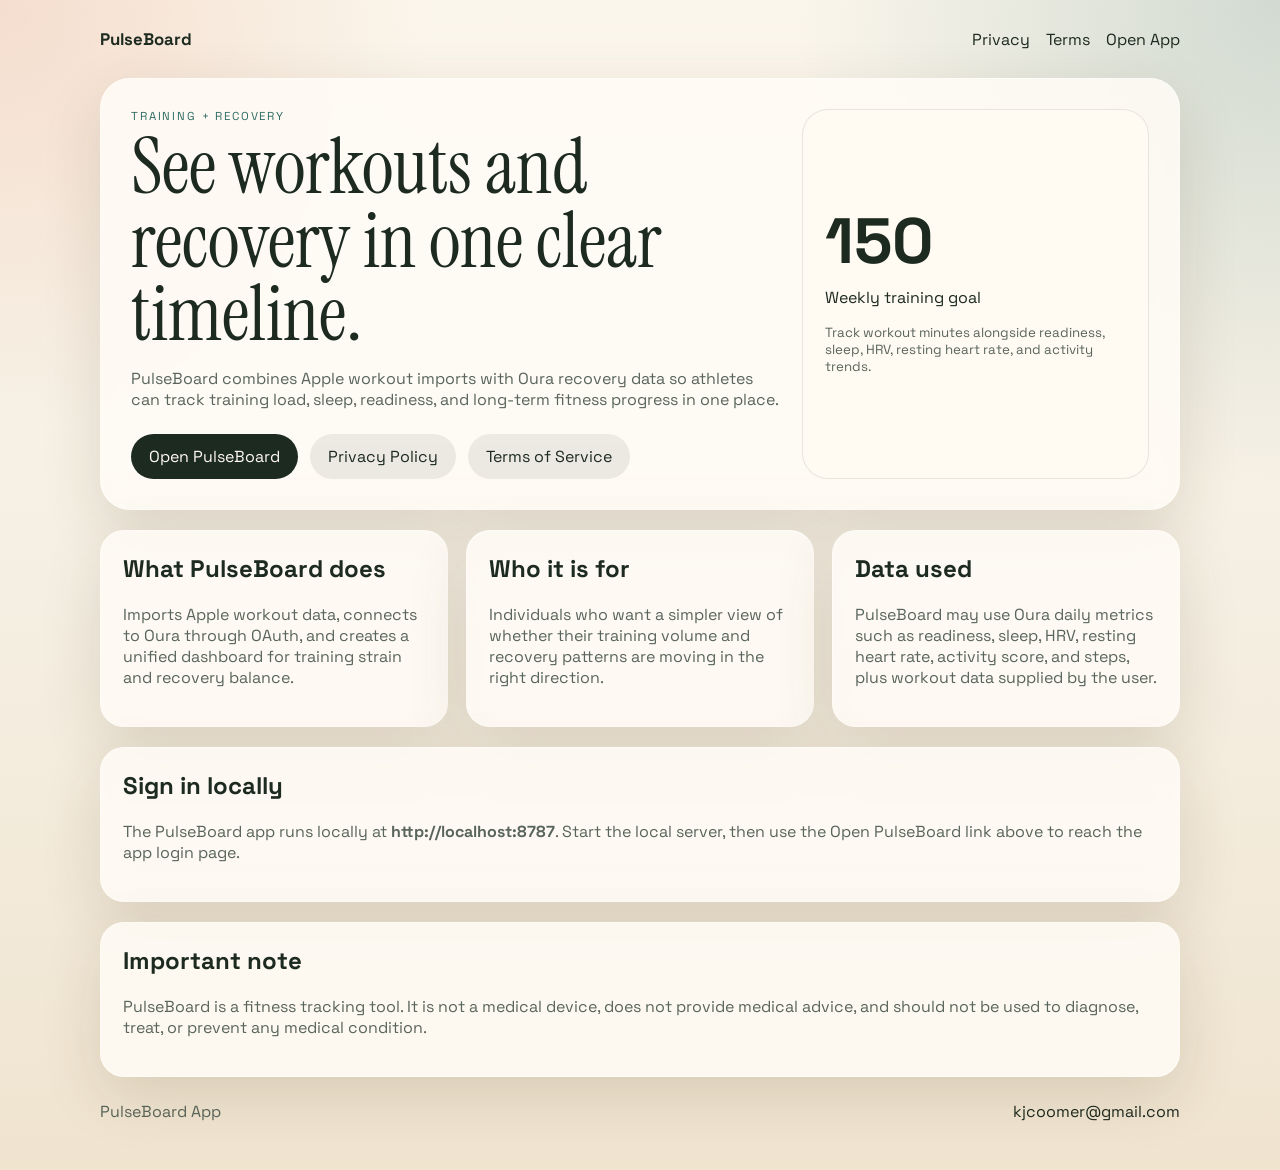
<file: docs/index.html>
<!DOCTYPE html>
<html lang="en">
<head>
  <meta charset="UTF-8">
  <meta name="viewport" content="width=device-width, initial-scale=1.0">
  <title>PulseBoard</title>
  <link rel="preconnect" href="https://fonts.googleapis.com">
  <link rel="preconnect" href="https://fonts.gstatic.com" crossorigin>
  <link href="https://fonts.googleapis.com/css2?family=Space+Grotesk:wght@400;500;700&family=Instrument+Serif:ital@0;1&display=swap" rel="stylesheet">
  <link rel="stylesheet" href="site.css">
</head>
<body>
  <div class="shell">
    <header class="topbar">
      <a class="brand" href="./index.html">PulseBoard</a>
      <nav class="nav">
        <a href="./privacy.html">Privacy</a>
        <a href="./terms.html">Terms</a>
        <a href="http://localhost:8787">Open App</a>
      </nav>
    </header>
    <main>
      <section class="hero">
        <div>
          <p class="eyebrow">Training + Recovery</p>
          <h1>See workouts and recovery in one clear timeline.</h1>
          <p class="lede">
            PulseBoard combines Apple workout imports with Oura recovery data so athletes can track training load,
            sleep, readiness, and long-term fitness progress in one place.
          </p>
          <div class="actions">
            <a class="button primary" href="http://localhost:8787">Open PulseBoard</a>
            <a class="button secondary" href="./privacy.html">Privacy Policy</a>
            <a class="button secondary" href="./terms.html">Terms of Service</a>
          </div>
        </div>
        <aside class="hero-card">
          <div class="metric">150</div>
          <p>Weekly training goal</p>
          <small>Track workout minutes alongside readiness, sleep, HRV, resting heart rate, and activity trends.</small>
        </aside>
      </section>
      <section class="grid">
        <article class="card">
          <h2>What PulseBoard does</h2>
          <p>Imports Apple workout data, connects to Oura through OAuth, and creates a unified dashboard for training strain and recovery balance.</p>
        </article>
        <article class="card">
          <h2>Who it is for</h2>
          <p>Individuals who want a simpler view of whether their training volume and recovery patterns are moving in the right direction.</p>
        </article>
        <article class="card">
          <h2>Data used</h2>
          <p>PulseBoard may use Oura daily metrics such as readiness, sleep, HRV, resting heart rate, activity score, and steps, plus workout data supplied by the user.</p>
        </article>
      </section>
      <section class="panel">
        <h2>Sign in locally</h2>
        <p>
          The PulseBoard app runs locally at <strong>http://localhost:8787</strong>. Start the local server,
          then use the Open PulseBoard link above to reach the app login page.
        </p>
      </section>
      <section class="panel">
        <h2>Important note</h2>
        <p>
          PulseBoard is a fitness tracking tool. It is not a medical device, does not provide medical advice,
          and should not be used to diagnose, treat, or prevent any medical condition.
        </p>
      </section>
    </main>
    <footer class="footer">
      <span>PulseBoard App</span>
      <span><a href="mailto:kjcoomer@gmail.com">kjcoomer@gmail.com</a></span>
    </footer>
  </div>
</body>
</html>
</file>
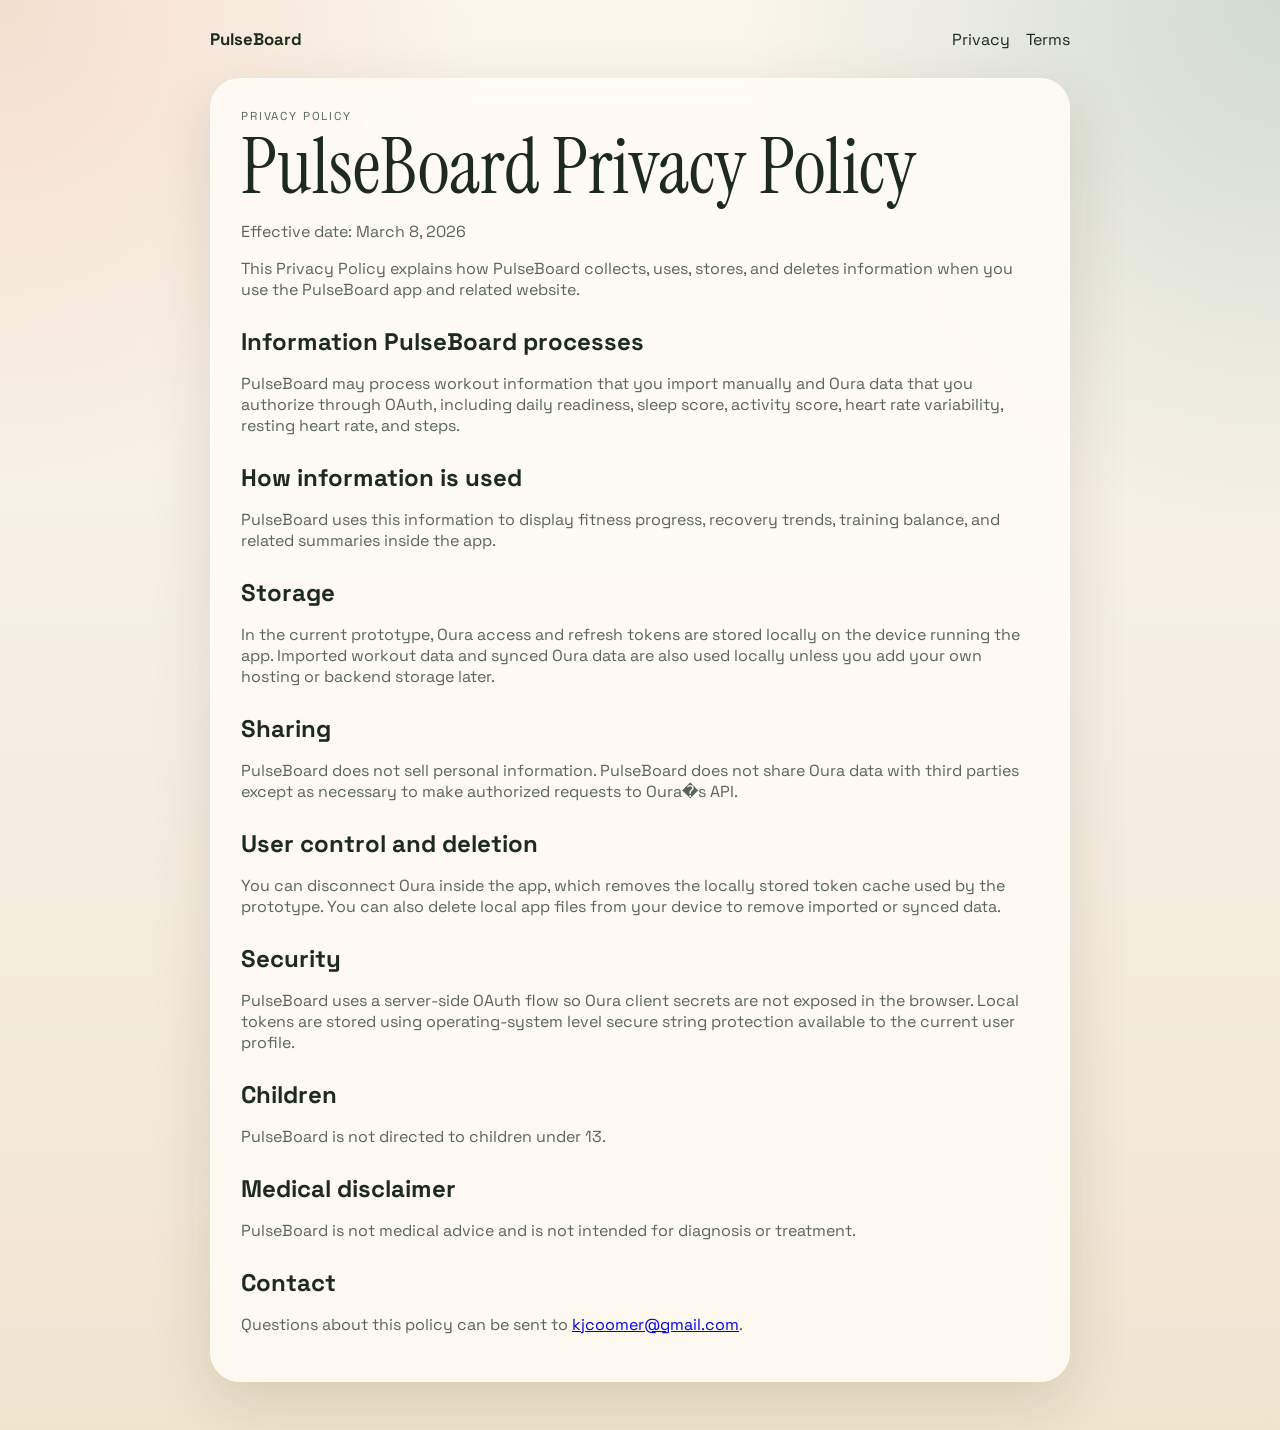
<file: docs/privacy.html>
<!DOCTYPE html>
<html lang="en">
<head>
  <meta charset="UTF-8">
  <meta name="viewport" content="width=device-width, initial-scale=1.0">
  <title>PulseBoard Privacy Policy</title>
  <link rel="preconnect" href="https://fonts.googleapis.com">
  <link rel="preconnect" href="https://fonts.gstatic.com" crossorigin>
  <link href="https://fonts.googleapis.com/css2?family=Space+Grotesk:wght@400;500;700&family=Instrument+Serif:ital@0;1&display=swap" rel="stylesheet">
  <link rel="stylesheet" href="site.css">
</head>
<body>
  <div class="shell legal-shell">
    <header class="topbar">
      <a class="brand" href="./index.html">PulseBoard</a>
      <nav class="nav">
        <a href="./privacy.html">Privacy</a>
        <a href="./terms.html">Terms</a>
      </nav>
    </header>
    <main class="legal">
      <p class="eyebrow">Privacy Policy</p>
      <h1>PulseBoard Privacy Policy</h1>
      <p>Effective date: March 8, 2026</p>
      <p>This Privacy Policy explains how PulseBoard collects, uses, stores, and deletes information when you use the PulseBoard app and related website.</p>
      <h2>Information PulseBoard processes</h2>
      <p>PulseBoard may process workout information that you import manually and Oura data that you authorize through OAuth, including daily readiness, sleep score, activity score, heart rate variability, resting heart rate, and steps.</p>
      <h2>How information is used</h2>
      <p>PulseBoard uses this information to display fitness progress, recovery trends, training balance, and related summaries inside the app.</p>
      <h2>Storage</h2>
      <p>In the current prototype, Oura access and refresh tokens are stored locally on the device running the app. Imported workout data and synced Oura data are also used locally unless you add your own hosting or backend storage later.</p>
      <h2>Sharing</h2>
      <p>PulseBoard does not sell personal information. PulseBoard does not share Oura data with third parties except as necessary to make authorized requests to Oura�s API.</p>
      <h2>User control and deletion</h2>
      <p>You can disconnect Oura inside the app, which removes the locally stored token cache used by the prototype. You can also delete local app files from your device to remove imported or synced data.</p>
      <h2>Security</h2>
      <p>PulseBoard uses a server-side OAuth flow so Oura client secrets are not exposed in the browser. Local tokens are stored using operating-system level secure string protection available to the current user profile.</p>
      <h2>Children</h2>
      <p>PulseBoard is not directed to children under 13.</p>
      <h2>Medical disclaimer</h2>
      <p>PulseBoard is not medical advice and is not intended for diagnosis or treatment.</p>
      <h2>Contact</h2>
      <p>Questions about this policy can be sent to <a href="mailto:kjcoomer@gmail.com">kjcoomer@gmail.com</a>.</p>
    </main>
  </div>
</body>
</html>
</file>
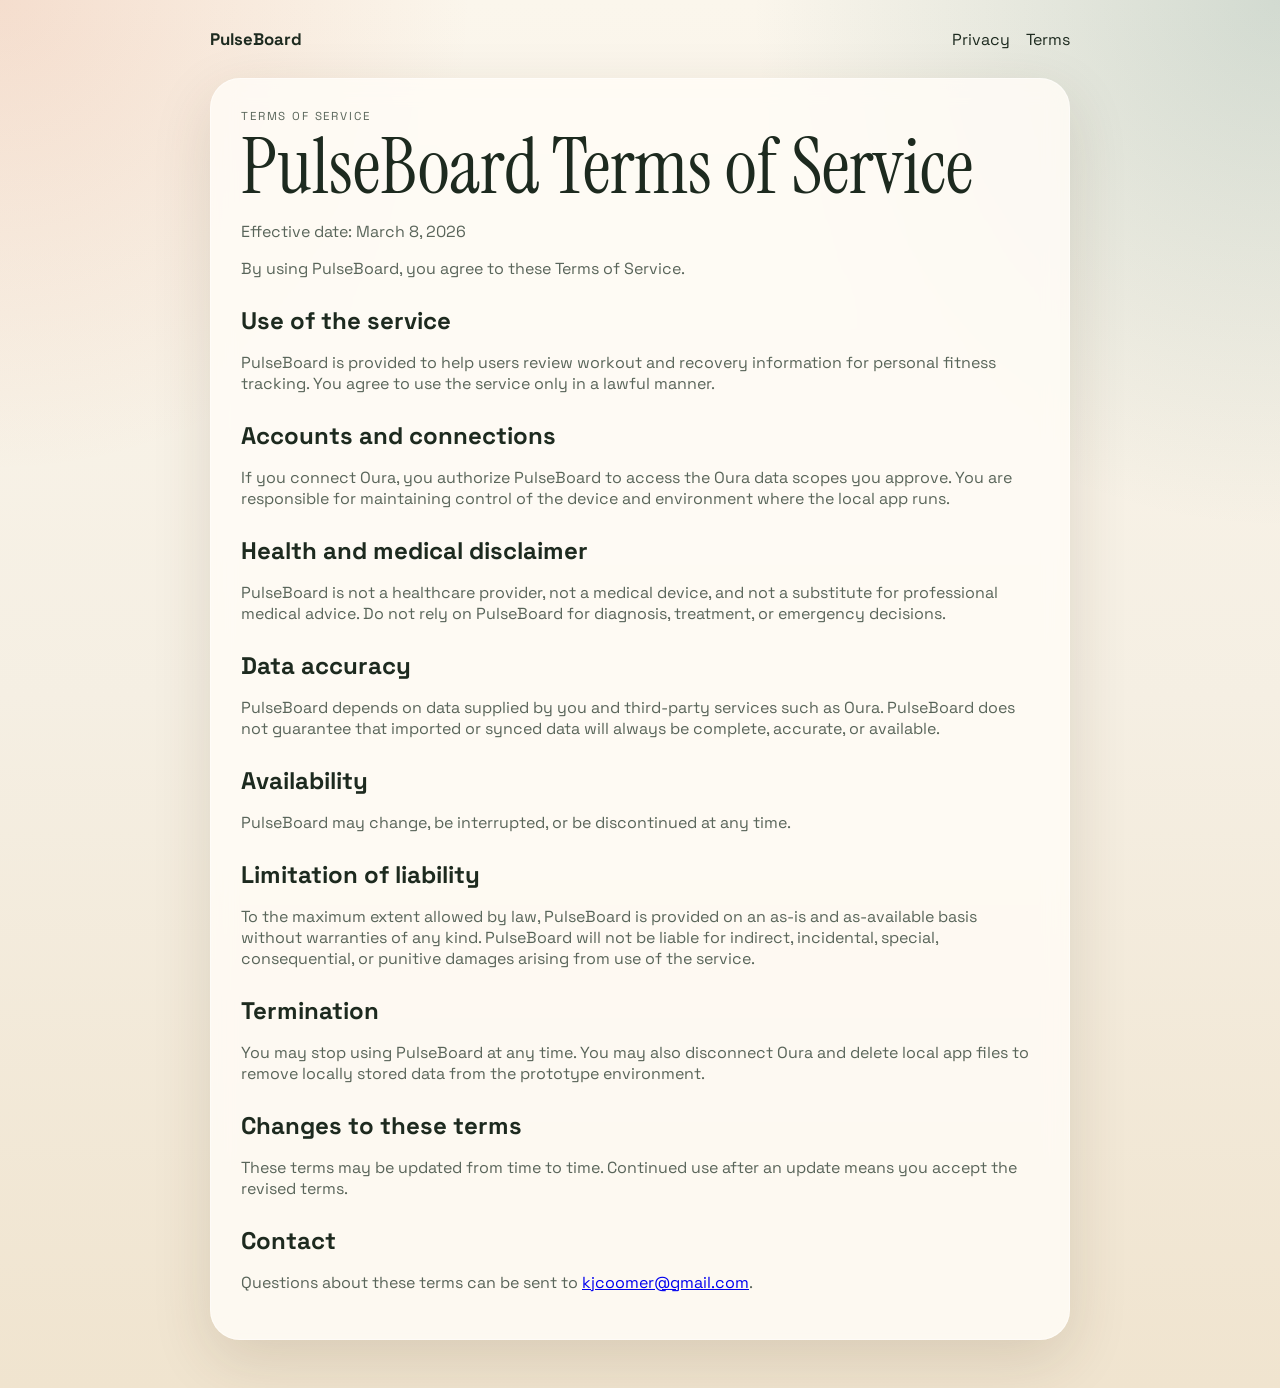
<file: docs/terms.html>
<!DOCTYPE html>
<html lang="en">
<head>
  <meta charset="UTF-8">
  <meta name="viewport" content="width=device-width, initial-scale=1.0">
  <title>PulseBoard Terms of Service</title>
  <link rel="preconnect" href="https://fonts.googleapis.com">
  <link rel="preconnect" href="https://fonts.gstatic.com" crossorigin>
  <link href="https://fonts.googleapis.com/css2?family=Space+Grotesk:wght@400;500;700&family=Instrument+Serif:ital@0;1&display=swap" rel="stylesheet">
  <link rel="stylesheet" href="site.css">
</head>
<body>
  <div class="shell legal-shell">
    <header class="topbar">
      <a class="brand" href="./index.html">PulseBoard</a>
      <nav class="nav">
        <a href="./privacy.html">Privacy</a>
        <a href="./terms.html">Terms</a>
      </nav>
    </header>
    <main class="legal">
      <p class="eyebrow">Terms of Service</p>
      <h1>PulseBoard Terms of Service</h1>
      <p>Effective date: March 8, 2026</p>
      <p>By using PulseBoard, you agree to these Terms of Service.</p>
      <h2>Use of the service</h2>
      <p>PulseBoard is provided to help users review workout and recovery information for personal fitness tracking. You agree to use the service only in a lawful manner.</p>
      <h2>Accounts and connections</h2>
      <p>If you connect Oura, you authorize PulseBoard to access the Oura data scopes you approve. You are responsible for maintaining control of the device and environment where the local app runs.</p>
      <h2>Health and medical disclaimer</h2>
      <p>PulseBoard is not a healthcare provider, not a medical device, and not a substitute for professional medical advice. Do not rely on PulseBoard for diagnosis, treatment, or emergency decisions.</p>
      <h2>Data accuracy</h2>
      <p>PulseBoard depends on data supplied by you and third-party services such as Oura. PulseBoard does not guarantee that imported or synced data will always be complete, accurate, or available.</p>
      <h2>Availability</h2>
      <p>PulseBoard may change, be interrupted, or be discontinued at any time.</p>
      <h2>Limitation of liability</h2>
      <p>To the maximum extent allowed by law, PulseBoard is provided on an as-is and as-available basis without warranties of any kind. PulseBoard will not be liable for indirect, incidental, special, consequential, or punitive damages arising from use of the service.</p>
      <h2>Termination</h2>
      <p>You may stop using PulseBoard at any time. You may also disconnect Oura and delete local app files to remove locally stored data from the prototype environment.</p>
      <h2>Changes to these terms</h2>
      <p>These terms may be updated from time to time. Continued use after an update means you accept the revised terms.</p>
      <h2>Contact</h2>
      <p>Questions about these terms can be sent to <a href="mailto:kjcoomer@gmail.com">kjcoomer@gmail.com</a>.</p>
    </main>
  </div>
</body>
</html>
</file>
<file: docs/site.css>
:root {
  --bg: #f5efe3;
  --surface: rgba(255, 252, 246, 0.86);
  --surface-strong: #fffaf2;
  --ink: #1d2a1f;
  --muted: #59655a;
  --line: rgba(29, 42, 31, 0.1);
  --accent: #d86f45;
  --accent-2: #2f6c63;
  --shadow: 0 20px 60px rgba(69, 52, 23, 0.14);
}

* {
  box-sizing: border-box;
}

body {
  margin: 0;
  font-family: "Space Grotesk", sans-serif;
  color: var(--ink);
  background:
    radial-gradient(circle at top left, rgba(216, 111, 69, 0.18), transparent 25%),
    radial-gradient(circle at top right, rgba(47, 108, 99, 0.2), transparent 28%),
    linear-gradient(180deg, #fbf6ec 0%, var(--bg) 50%, #f0e4cf 100%);
}

.shell {
  width: min(1080px, calc(100vw - 32px));
  margin: 0 auto;
  padding: 28px 0 48px;
}

.topbar {
  display: flex;
  align-items: center;
  justify-content: space-between;
  gap: 16px;
  margin-bottom: 28px;
}

.brand,
.nav a,
.footer a {
  color: var(--ink);
  text-decoration: none;
}

.brand {
  font-weight: 700;
  font-size: 1.05rem;
}

.nav {
  display: flex;
  gap: 16px;
}

.hero,
.card,
.panel,
.legal {
  border: 1px solid rgba(255, 255, 255, 0.45);
  background: var(--surface);
  box-shadow: var(--shadow);
  backdrop-filter: blur(12px);
}

.hero {
  display: grid;
  grid-template-columns: 1.5fr 0.8fr;
  gap: 20px;
  border-radius: 30px;
  padding: 30px;
}

.eyebrow {
  margin: 0 0 8px;
  text-transform: uppercase;
  letter-spacing: 0.16em;
  font-size: 0.72rem;
  color: var(--accent-2);
}

h1 {
  margin: 0 0 16px;
  font-family: "Instrument Serif", serif;
  font-size: clamp(2.7rem, 7vw, 4.8rem);
  line-height: 0.96;
  font-weight: 400;
}

h2 {
  margin-top: 0;
}

.lede,
.legal p,
.card p,
.panel p,
.hero-card small {
  color: var(--muted);
}

.actions {
  display: flex;
  gap: 12px;
  flex-wrap: wrap;
  margin-top: 24px;
}

.button {
  display: inline-block;
  padding: 12px 18px;
  border-radius: 999px;
  text-decoration: none;
}

.button.primary {
  background: var(--ink);
  color: #fffaf2;
}

.button.secondary {
  background: rgba(29, 42, 31, 0.08);
  color: var(--ink);
}

.hero-card {
  background: var(--surface-strong);
  border: 1px solid var(--line);
  border-radius: 26px;
  padding: 22px;
  display: flex;
  flex-direction: column;
  justify-content: center;
}

.metric {
  font-size: 4rem;
  line-height: 0.9;
  font-weight: 700;
}

.grid {
  display: grid;
  grid-template-columns: repeat(3, 1fr);
  gap: 18px;
  margin-top: 20px;
}

.card,
.panel {
  border-radius: 24px;
  padding: 22px;
}

.panel {
  margin-top: 20px;
}

.legal-shell {
  max-width: 860px;
}

.legal {
  border-radius: 30px;
  padding: 30px;
}

.legal h2 {
  margin-top: 26px;
  margin-bottom: 8px;
}

.footer {
  display: flex;
  justify-content: space-between;
  gap: 16px;
  flex-wrap: wrap;
  margin-top: 24px;
  color: var(--muted);
}

@media (max-width: 860px) {
  .hero,
  .grid {
    grid-template-columns: 1fr;
  }
}

@media (max-width: 640px) {
  .shell {
    width: min(100vw - 20px, 1080px);
    padding-top: 16px;
  }

  .topbar,
  .nav,
  .footer {
    flex-direction: column;
    align-items: flex-start;
  }

  .hero,
  .card,
  .panel,
  .legal {
    border-radius: 22px;
    padding: 20px;
  }
}
</file>
